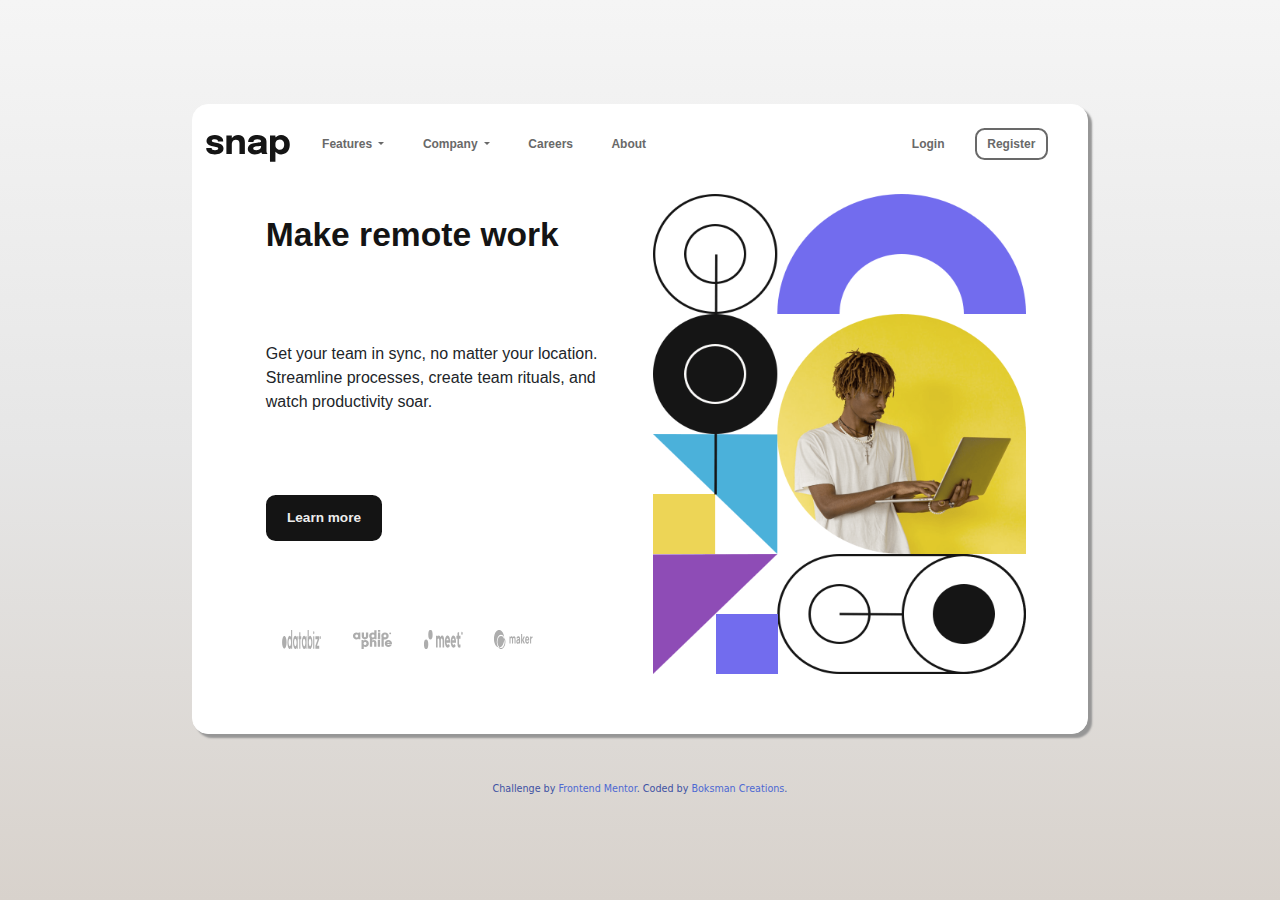
<file: index.html>
<!DOCTYPE html>
<html lang="en">
<head>
  <meta charset="UTF-8">
  <meta name="viewport" content="width=device-width, initial-scale=1.0"> <!-- displays site properly based on user's device -->
  <link href="https://cdn.jsdelivr.net/npm/bootstrap@5.3.3/dist/css/bootstrap.min.css" rel="stylesheet" integrity="sha384-QWTKZyjpPEjISv5WaRU9OFeRpok6YctnYmDr5pNlyT2bRjXh0JMhjY6hW+ALEwIH" crossorigin="anonymous">
  
  <link rel="icon" type="image/png" sizes="32x32" href="./images/favicon-32x32.png">
  <link rel="preconnect" href="https://fonts.google.com/specimen/Epilogue">
  <link rel="stylesheet" href="./inrodrpdnnav.css">
  <title>Frontend Mentor | Intro section with dropdown navigation</title>

  <!-- Feel free to remove these styles or customise in your own stylesheet 👍 -->
  <style>

  </style>
</head>
<body>
  <div class="PCcentre">
    <div class="overlay hidden"></div>

    <main>
      <header class="rel-postn" style="display: inline-block;">
        <img src="./images/logo.svg" alt="svg image" style="display: inline-block;">
        <img src="./images/icon-menu.svg" class="btn-open" alt="E">
      </header>
      
      <nav class="rel-postn aside-content TopMost">
        <img src="./images/icon-close-menu.svg" class="btn-close" alt="X">
        <div id="LtH">
          <button class="in-header nav-item dropdown">
            <a class="nav-link dropdown-toggle" data-bs-toggle="dropdown" href="#" role="button" aria-expanded="false">
              Features
            </a>

            <ul class="dropdown-menu">
              <li>
                <a class="dropdown-item" href="#"><img src="./images/icon-todo.svg" style="margin-right: .25rem;">To Do List</a>
              </li>
              <li>
                <a class="dropdown-item" href="#"><img src="./images/icon-calendar.svg" style="margin-right: .25rem;">Calender</a>
              </li>
              <li>
                <a class="dropdown-item" href="#"><img src="./images/icon-planning.svg" style="margin-right: .25rem;">Planning</a>
              </li>
              <li>
                <a class="dropdown-item" href="#"><img src="./images/icon-reminders.svg" style="margin-right: .25rem;">Remainder</a>
              </li>
            </ul>
          </button>

          <button class="in-header nav-item dropdown">
            <a class="nav-link dropdown-toggle" data-bs-toggle="dropdown" href="#" role="button" aria-expanded="false">
              Company
            </a>

            <ul class="dropdown-menu">
              <li><a class="dropdown-item" href="https://boksman-dan.github.io/myFirstMovie-Site/MB%20more%20js&html/MB%20more%20jsFuncs.html">History</a></li>
              <li><a class="dropdown-item" href="https://boksman-dan.github.io/myFirstMovie-Site/#">Our Team</a></li>
              <li><a class="dropdown-item" href="https://boksman-dan.github.io/myFirstMovie-Site/MB%20more%20js&html/MB%20more%20jsFuncs.html">Blog</a></li>
            </ul>
          </button>

          <a href="https://boksman-dan.github.io/myFirstMovie-Site/#" target="_blank">
            <button class="in-header nav-item ">Careers</button>
          </a>
          <a href="https://boksman-dan.github.io/MySocial-Media-handles/" target="_blank">
            <button class="in-header nav-item ">About</button>
          </a>
        </div>

        <div id="RtH">
          <a href="./Login-Page.html">
            <button class="in-header">Login</button>
          </a>
          <a target="_blank" href="https://boksman-dan.github.io/First-Form-page/">
            <button class="reg">Register</button>
          </a>
        </div>      
      </nav>

      <div class="container text-center" id="grid1">
        <div class="row rel-postn row1">
          <div class="col" id="column1">
            <div id="g1r1c1ch0">
              <img src="./images/image-hero-mobile.png">
            </div>
            <div id="g1r1c1ch1">
              Make remote work
            </div>
            <div id="g1r1c1ch2">
              Get your team in sync, no matter your location.
              Streamline processes, create team rituals, and watch productivity soar.
            </div>
            <div id="g1r1c1ch3">
              <a href="http://www.google.com" target="_blank">
                <button>
                  Learn more
                </button>
              </a>
            </div>
            <div id="g1r1c1ch4">
              <img src="./images/client-databiz.svg">
              <img src="./images/client-audiophile.svg">
              <img src="./images/client-meet.svg">
              <img src="./images/client-maker.svg">
            </div>
          </div>
          <div class="col" id="column2">
            
          </div>
        </div>
      </div>  

    </main>
    <br><br>
    <div class="attribution">
      Challenge by <a href="https://www.frontendmentor.io?ref=challenge" target="_blank">Frontend Mentor</a>. 
      Coded by <a href="#">Boksman Creations</a>.
    </div>
  </div>
  
  <script src="./inro-script.js"></script>  
  <script src="https://cdn.jsdelivr.net/npm/bootstrap@5.3.3/dist/js/bootstrap.bundle.min.js" integrity="sha384-YvpcrYf0tY3lHB60NNkmXc5s9fDVZLESaAA55NDzOxhy9GkcIdslK1eN7N6jIeHz" crossorigin="anonymous"></script>
</body>
</html>
</file>
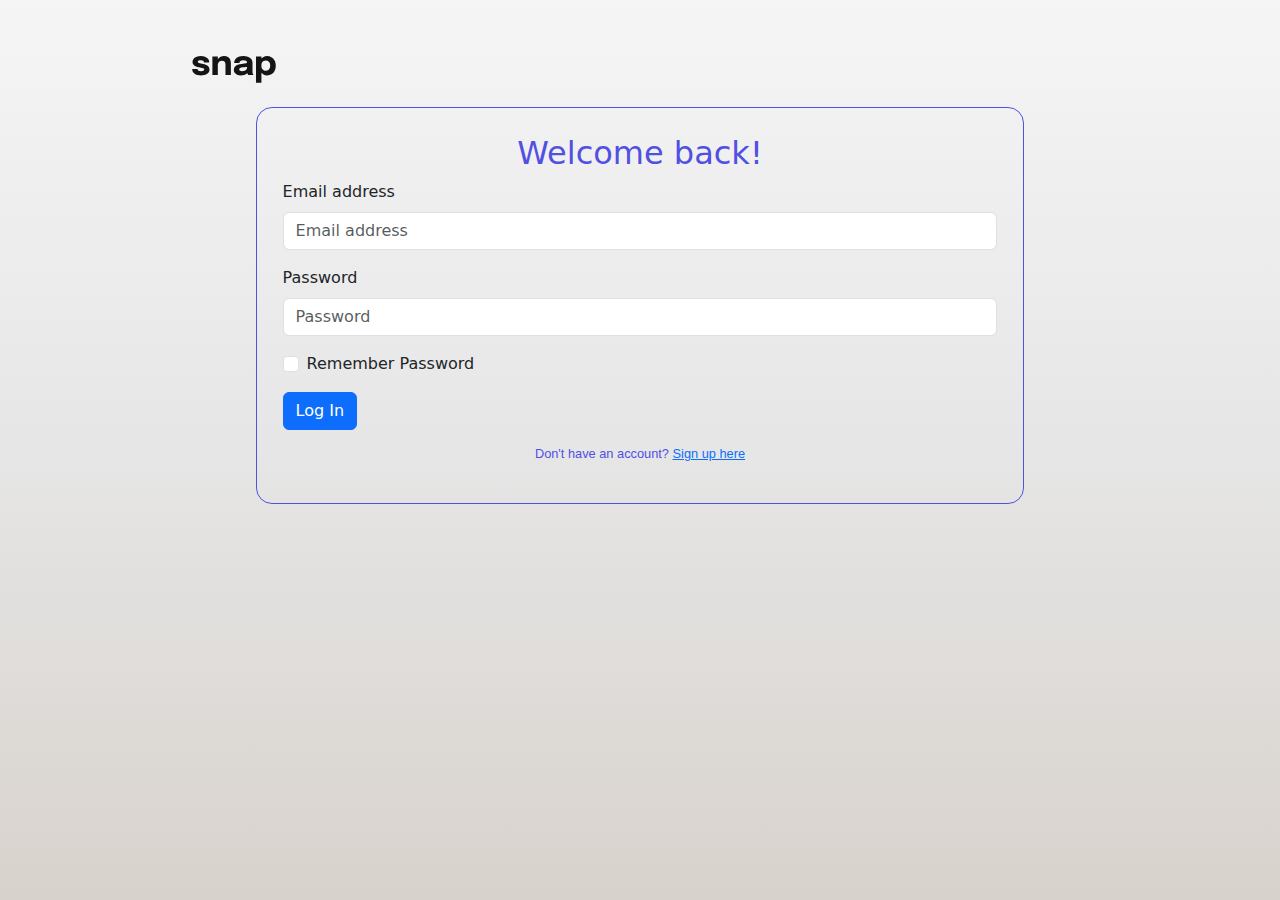
<file: Login-Page.html>
<!DOCTYPE html>
<html lang="en">
<head>
    <meta charset="UTF-8">
    <meta name="viewport" content="width=device-width, initial-scale=1.0">
    <link href="https://cdn.jsdelivr.net/npm/bootstrap@5.3.3/dist/css/bootstrap.min.css" rel="stylesheet" integrity="sha384-QWTKZyjpPEjISv5WaRU9OFeRpok6YctnYmDr5pNlyT2bRjXh0JMhjY6hW+ALEwIH" crossorigin="anonymous">
    <link rel="icon" type="image/png" sizes="32x32" href="./images/favicon-32x32.png">
    <link rel="stylesheet" href="./inrodrpdnnav.css">
    <title>Login to your account</title>

    <style>
        .signUpTab{
            width: 60%;
            margin: 1rem auto 1rem; padding: 1.6rem;
            border: 1px solid  rgb(80, 80, 227);
            border-radius: 1rem;
        }
        body>img{width: auto;
            margin: 3.5rem 15% .5rem; 
        }
        @media (max-width:435px){
            #alT{font-size: .75rem;}
        }
    </style>
</head>
<body>
    
    <img src="./images/logo.svg" alt="svg image" style="display: inline-block;">
      
    <form class="signUpTab">
        <h2 style="color: rgb(80, 80, 227); text-align: center;">
            Welcome back!
        </h2>

        <div class="mb-3">
          <label for="InputEmail1" class="form-label">Email address</label>
          <input type="email" class="form-control" id="InputEmail1" aria-describedby="emailHelp" required placeholder="Email address">
          
        </div>

        <div class="mb-3">
          <label for="InputPassword1" class="form-label">Password</label>
          <input type="password" class="form-control" id="InputPassword1" required placeholder="Password">
        </div>

        <div class="mb-3 form-check">
          <input type="checkbox" class="form-check-input" id="Check1">
          <label class="form-check-label" for="Check1">Remember Password</label>
        </div>
        <button type="submit" class="btn btn-primary">Log In</button>
        <br>
        <p id="alT" style="margin-top: 1rem; color: rgb(80, 80, 227); font: 0.8rem sans-serif; text-align: center;">
            Don't have an account? <a href="https://boksman-dan.github.io/First-Form-page/">Sign up here</a>
        </p>
    </form>
    

    <script src="https://cdn.jsdelivr.net/npm/bootstrap@5.3.3/dist/js/bootstrap.bundle.min.js" integrity="sha384-YvpcrYf0tY3lHB60NNkmXc5s9fDVZLESaAA55NDzOxhy9GkcIdslK1eN7N6jIeHz" crossorigin="anonymous"></script>
</body>
</html>
</file>
<file: inrodrpdnnav.css>
body{margin: 0%;     width: 100vw; min-height: 100vh;
    position: relative; top:0px ;  left: 0px;
    background: linear-gradient(0deg, rgb(216, 210, 204), rgb(230, 230, 230), rgb(245,245,245))
}
:root{
    --Almost-White: hsl(0, 0%, 93%);
    --Almost-Black: hsl(0, 0%, 8%);
    --Medium-Gray2: hsl(0, 0%, 85%);
    --Medium-Gray1: hsl(0, 0%, 75%);
    --Medium-Gray: hsl(0, 0%, 41%);
    --Main-bg-color: #fff
}
.attribution a { color: rgb(49, 67, 141); }
.attribution { font-size: 0.6rem; text-align: center;  color:rgb(62, 82, 163);}
.attribution a:link, .attribution a:visited{
   text-decoration: none; color: rgb(78, 105, 210);;
}  
.attribution a:hover{ background-color: rgb(177, 10, 43); color: white; }

div.PCcentre{
    min-height: 100vh;  width: 100vw;
    display: flex;  flex-flow: column nowrap;
    justify-content: center;    align-items: center;  
    background: linear-gradient(0deg, rgb(216, 210, 204), rgb(230, 230, 230), rgb(245,245,245))
} 
html{font-size: 16px;}
main{
    background-color: var(--Main-bg-color);
    padding: 0.8rem;
    width: 70vw;    min-height: 70vh;
    box-shadow: 4px 4px 2px rgb(150, 150, 150);
    border: 1px solid white;
    border-radius: 1rem;
}
.btn-open,.btn-close{display: none;}
.TopMost{
    margin-bottom: 2.2rem;
    display: inline-block;
    width: calc(70vw - 124px);
}
.rel-postn{    position: relative; }
div#LtH{
    position: absolute; left: 1.2rem;
    display: flex;      gap: 1.4rem;     flex-flow: row nowrap;   align-items: center;
}
div#RtH{
    position: absolute; right: 1.2rem;
    display: flex;      gap: 1.4rem;     flex-flow: row nowrap;   align-items: center;
}
button.in-header{
    border: none;   text-align: center;
    padding: 0.5rem;        color: var(--Medium-Gray);      margin-top: .6rem;
    font-size: 0.75rem;     font-family: sans-serif;     font-weight: bolder;
    background-color: var(--Main-bg-color);
}
button.reg{ 
    margin-top: .6rem;
    padding: 0.3rem 0.65rem;    text-align: center;     color: var(--Medium-Gray);
    border: 2px solid var(--Medium-Gray);   border-radius: .6rem;
    font-size: 0.75rem;     font-family: sans-serif;     font-weight: bolder;
    background-color: var(--Main-bg-color);
}
ul.dropdown-menu>li>a.dropdown-item{
    text-align: center;     color: var(--Medium-Gray);
    font-size: 0.7rem;     font-family: sans-serif;     font-weight: bolder;
}
#grid1{
    min-width: 72%;  height: 30rem;     
    margin: 2rem auto;    
}
#grid1 div.row1{  height: 30rem;     min-width: 100%;}
#grid1 div#column1{
    position: absolute;  left: 3rem;
    width: 45%;   height: 30rem; 
    display: flex;  flex-flow: column nowrap;   gap: 3rem;
    justify-content: space-around; align-items: flex-start;
}
#grid1 div#column2{
    background-image: url("./images/image-hero-desktop.png");
    background-size:100% 30rem;
    position: absolute;    right: 3rem;
    width: 43%;   height: 30rem; 
}
#g1r1c1ch0, #g1r1c1ch0>img{display: none;}
#g1r1c1ch1{
    color: var(--Almost-Black);     text-align: left;
    font-size: 2.1rem;     font-family: sans-serif;     font-weight: 900;
    max-width: 95%;
}
#g1r1c1ch2{
    text-align: left;   max-width: 95%;
    font-family: sans-serif;
}
#g1r1c1ch3>a>button{
    padding: 0.7rem 1.2rem;
    text-align: center;     text-decoration: none;
    font-size: 0.85rem;     font-family: sans-serif;     font-weight: bolder;
    border: 2px solid var(--Almost-Black);   border-radius: .6rem;
    background-color: var(--Almost-Black);      color: var(--Almost-White);
}
#g1r1c1ch4{
    display: flex;     flex-flow: row nowrap;
       /* justify-content: space-evenly; align-items: center;*/
    max-width: 92%;
}
#g1r1c1ch4>img{ transform: scale(.55);  max-width: 21%;}
button:hover{cursor: pointer;/*
    background-color: var(--Medium-Gray2);      color: var(--Almost-White);
    border: 2px solid var(--Almost-Black);     border-radius: .6rem;*/
}


@media (max-width: 965px) and (min-width: 600px) {
    html{font-size: 14px;}
    main{width: 82vw;}
    .TopMost{width: calc(82vw - 124px)}
    div#LtH{
        position: absolute; left: .62rem;
        display: flex;      gap: .31rem;     flex-flow: row nowrap;   align-items: center;
    }
    div#RtH{
        position: absolute; right: .52rem;
        display: flex;      gap: .31rem;     flex-flow: row nowrap;   align-items: center;
    }
}


@media screen and (max-width: 600px) {
    html{font-size: 14px;}
    /* open/close sidebar in phone */
    .overlay {
        position: absolute;    top: 0;  left: 0;
        height: 100%;
        width: 100%;
        background-color: rgba(0, 0, 0, 0.75);
        z-index: 2;
    }
    main{width: 92vw;  min-height: auto;}
    header.rel-postn{width: 100%;}
    .btn-open{
        display: inline-block;
        position: absolute;   right: 1.2rem;
        cursor: pointer;
    }
    .btn-close{
        display: inline-block;
        position: absolute;
        right: 1.2rem;
        top: 1.8rem;
        cursor: pointer; 
    }
    .btn-close:hover, .btn-open:hover {
        transform: scale(1.3);
    }
    /* ADIDE CONTENT */

    .hidden {
    display: none;
    }
  
  .aside-content {
    height: 100vh;
    position: fixed;
    width: 50vw;
    background-color: White;
    overflow: auto;
    right: -30rem;
    top: 0;
    z-index: 2; 
    transition: all .6s; 
    margin-bottom: 0;
    display: block;
  }
  .right-nav{right: 0rem;}
  
  .aside-content::-webkit-scrollbar {
    background: transparent;
    width: .3rem;
    border-radius: 3rem;
  }
  
  .aside-content::-webkit-scrollbar-thumb {
    background: var(--Medium-Gray);
    border-radius: 1rem;
  }
  div#LtH{
      position: static; left: 0rem; margin-top: 2.5rem;
      display: flex;      gap: 1.4rem;     flex-flow: column nowrap;   align-items: center; justify-content: center;
  }
  div#RtH{
      position: static; right: 0rem;
      display: flex;      gap: 1.4rem;     flex-flow: column nowrap;   align-items: center;  justify-content: center;
  }
  #grid1{
      min-width: 92%;  height: auto;     
      margin: 1rem auto;    
  }
  #grid1 div.row1{  height: auto;     min-width: 100%;
      display: flex;    flex-flow: column-reverse nowrap;
      justify-content: center;  align-items: center;
    }
  #grid1 div#column1{
      position: static;  left: 0rem;
      width: 96%;   height: auto; 
      display: flex;  flex-flow: column nowrap;   gap: 2rem;
      justify-content: space-around; align-items: center;
  }
  #grid1 div#column2{ display: none;
      background-image: url("./images/image-hero-mobile.png");
      background-size:100% 14rem;
      position: static;    
      width: 94%;   height: 14rem; 
  }
  #g1r1c1ch0, #g1r1c1ch0>img{
    display: block;
    max-width: 96%; height: 14rem;
  }
  #g1r1c1ch1{
      color: var(--Almost-Black);     text-align: center;
      font-size: 2rem;     font-family: sans-serif;     font-weight: 900;
      max-width: 96%;
  }
  #g1r1c1ch2{
      text-align: center;   max-width: 96%;
      font-family:sans-serif;
  }
  #g1r1c1ch3>a>button{
      padding: 0.7rem 1.2rem;
      text-align: center;     text-decoration: none;
      font-size: 0.85rem;     font-family: sans-serif;     font-weight: bolder;
      border: 2px solid var(--Almost-Black);   border-radius: .6rem;
      background-color: var(--Almost-Black);      color: var(--Almost-White);
  }
  #g1r1c1ch4{
      display: flex;     flex-flow: row nowrap;
         /* justify-content: space-evenly; align-items: center;*/
      max-width: 92%;
  }
  #g1r1c1ch4>img{ transform: scale(.55);  max-width: 21%;}
  
}


@media (min-width: 465px) and (max-width: 600px){
    main{width: 82vw;  min-height: auto;}   
}

@media screen and (min-height: 990px){
    main{width: 82vw;  min-height: 50vh;} 
}
</file>
